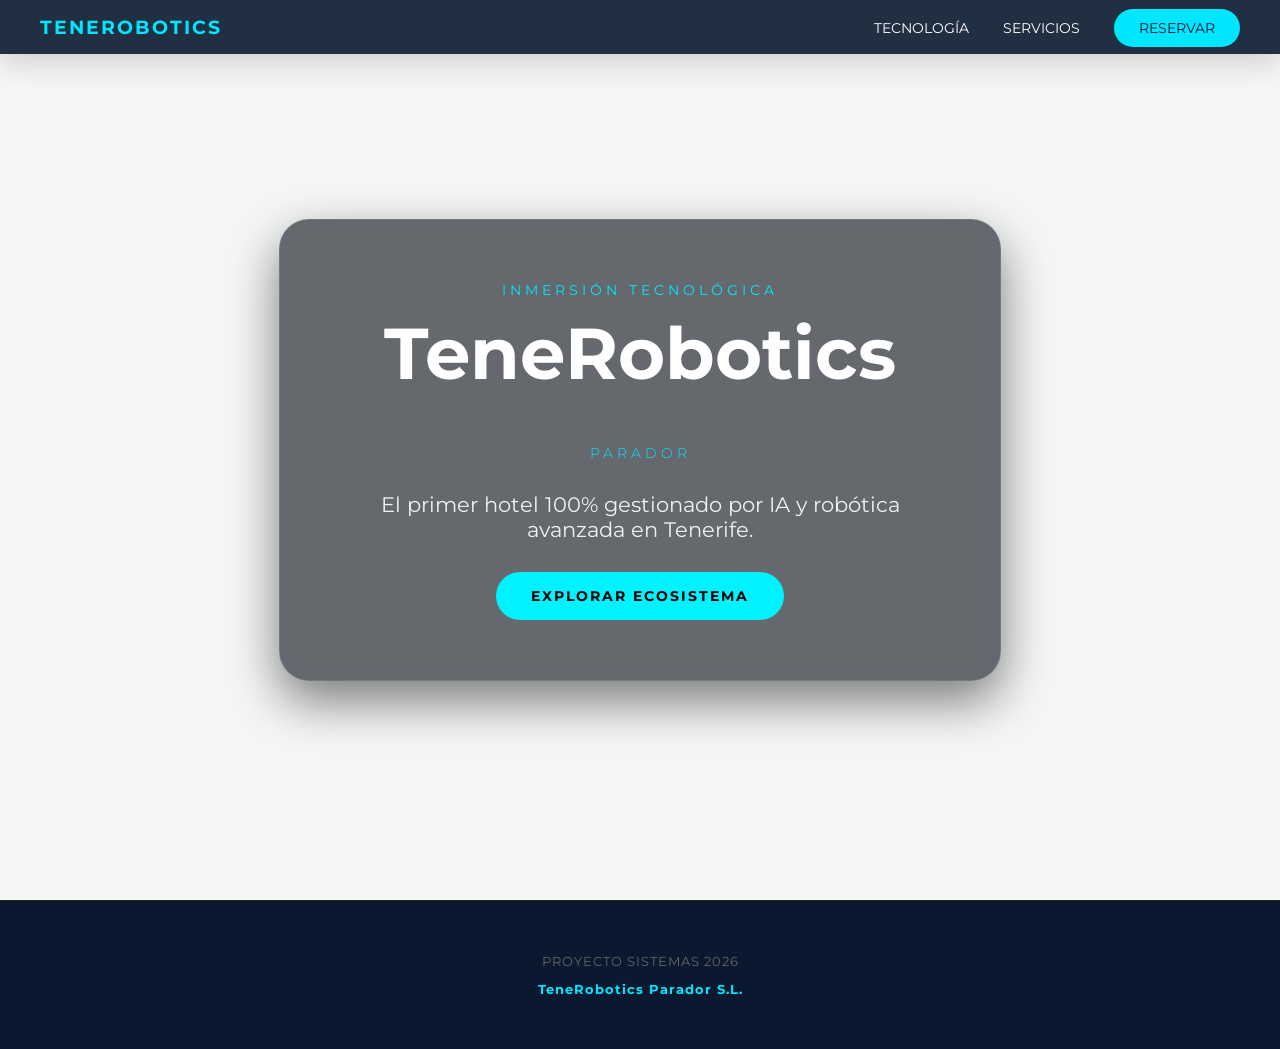
<file: index.html>
<!DOCTYPE html>
<html lang="es">
<head>
    <meta charset="UTF-8">
    <meta name="viewport" content="width=device-width, initial-scale=1.0">
    <title>TeneRobotics Parador | Experiencia Smart</title>
    <link href="https://fonts.googleapis.com/css2?family=Montserrat:wght@300;400;700&display=swap" rel="stylesheet">
    <link rel="stylesheet" href="style.css">
</head>
<body>

<nav>
    <div class="nav-container">
        <div class="logo">TENEROBOTICS</div>
        <div class="menu">
            <a href="tecnologia.html">Tecnología</a>
            <a href="servicios.html">Servicios</a> 
            <a href="reservas.html" class="btn-reserva">Reservar</a>
        </div>
    </div>
</nav>

<header class="hero">
    <div class="hero-overlay">
        <span>INMERSIÓN TECNOLÓGICA</span>
        <h1>TeneRobotics <br> <span class="light">Parador</span></h1>
        <p>El primer hotel 100% gestionado por IA y robótica avanzada en Tenerife.</p>
        <a href="#experiencia" class="btn-primary">Explorar Ecosistema</a>
    </div>
</header>



<footer>
    <p>PROYECTO SISTEMAS 2026</p>
    <p><strong>TeneRobotics Parador S.L.</strong></p>
</footer>

</body>
</html>
</file>
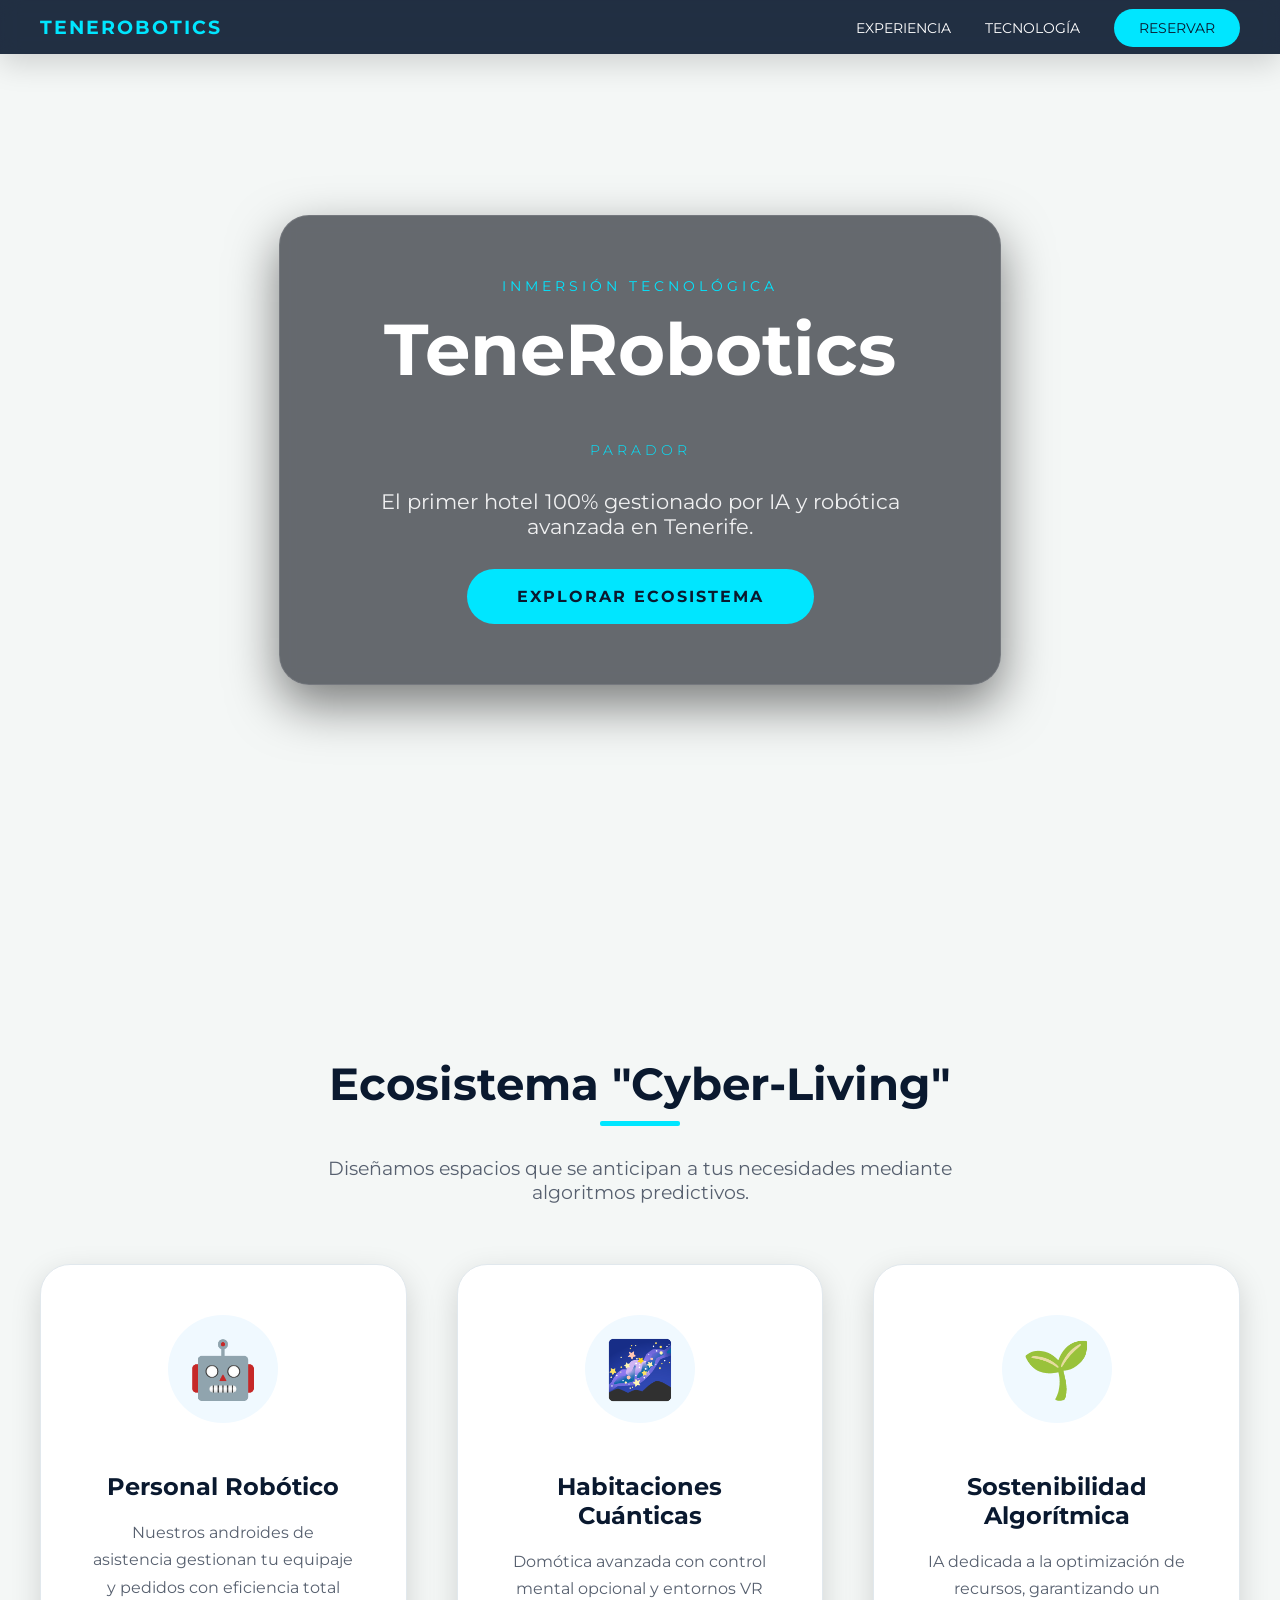
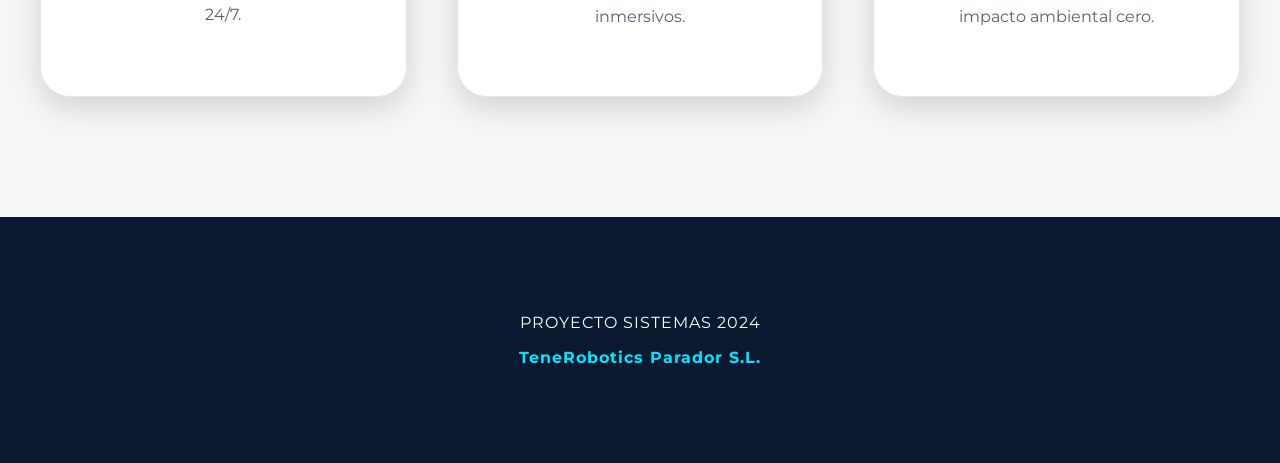
<file: Pagina/index.html>
<!DOCTYPE html>
<html lang="es">
<head>
    <meta charset="UTF-8">
    <meta name="viewport" content="width=device-width, initial-scale=1.0">
    <title>TeneRobotics Parador | Experiencia Smart</title>
    <link href="https://fonts.googleapis.com/css2?family=Montserrat:wght@300;400;700&display=swap" rel="stylesheet">
    <link rel="stylesheet" href="style.css">
</head>
<body>

<nav>
    <div class="nav-container">
        <div class="logo">TENEROBOTICS</div>
        <div class="menu">
            <a href="#experiencia">Experiencia</a>
            <a href="#servicios">Tecnología</a>
            <a href="/reservas.html" class="btn-reserva">Reservar</a>
        </div>
    </div>
</nav>

<header class="hero">
    <div class="hero-overlay">
        <span>INMERSIÓN TECNOLÓGICA</span>
        <h1>TeneRobotics <br> <span class="light">Parador</span></h1>
        <p>El primer hotel 100% gestionado por IA y robótica avanzada en Tenerife.</p>
        <a href="#experiencia" class="btn-primary">Explorar Ecosistema</a>
    </div>
</header>

<section id="experiencia" class="section">
    <div class="container">
        <div class="text-center">
            <h2 class="title">Ecosistema "Cyber-Living"</h2>
            <div class="underline"></div>
            <p class="subtitle">Diseñamos espacios que se anticipan a tus necesidades mediante algoritmos predictivos.</p>
        </div>
        
        <div class="grid">
            <div class="card">
                <div class="card-icon">🤖</div>
                <h3>Personal Robótico</h3>
                <p>Nuestros androides de asistencia gestionan tu equipaje y pedidos con eficiencia total 24/7.</p>
            </div>
            <div class="card">
                <div class="card-icon">🌌</div>
                <h3>Habitaciones Cuánticas</h3>
                <p>Domótica avanzada con control mental opcional y entornos VR inmersivos.</p>
            </div>
            <div class="card">
                <div class="card-icon">🌱</div>
                <h3>Sostenibilidad Algorítmica</h3>
                <p>IA dedicada a la optimización de recursos, garantizando un impacto ambiental cero.</p>
            </div>
        </div>
    </div>
</section>

<footer>
    <p>PROYECTO SISTEMAS 2024</p>
    <p><strong>TeneRobotics Parador S.L.</strong></p>
</footer>

</body>
</html>
</file>
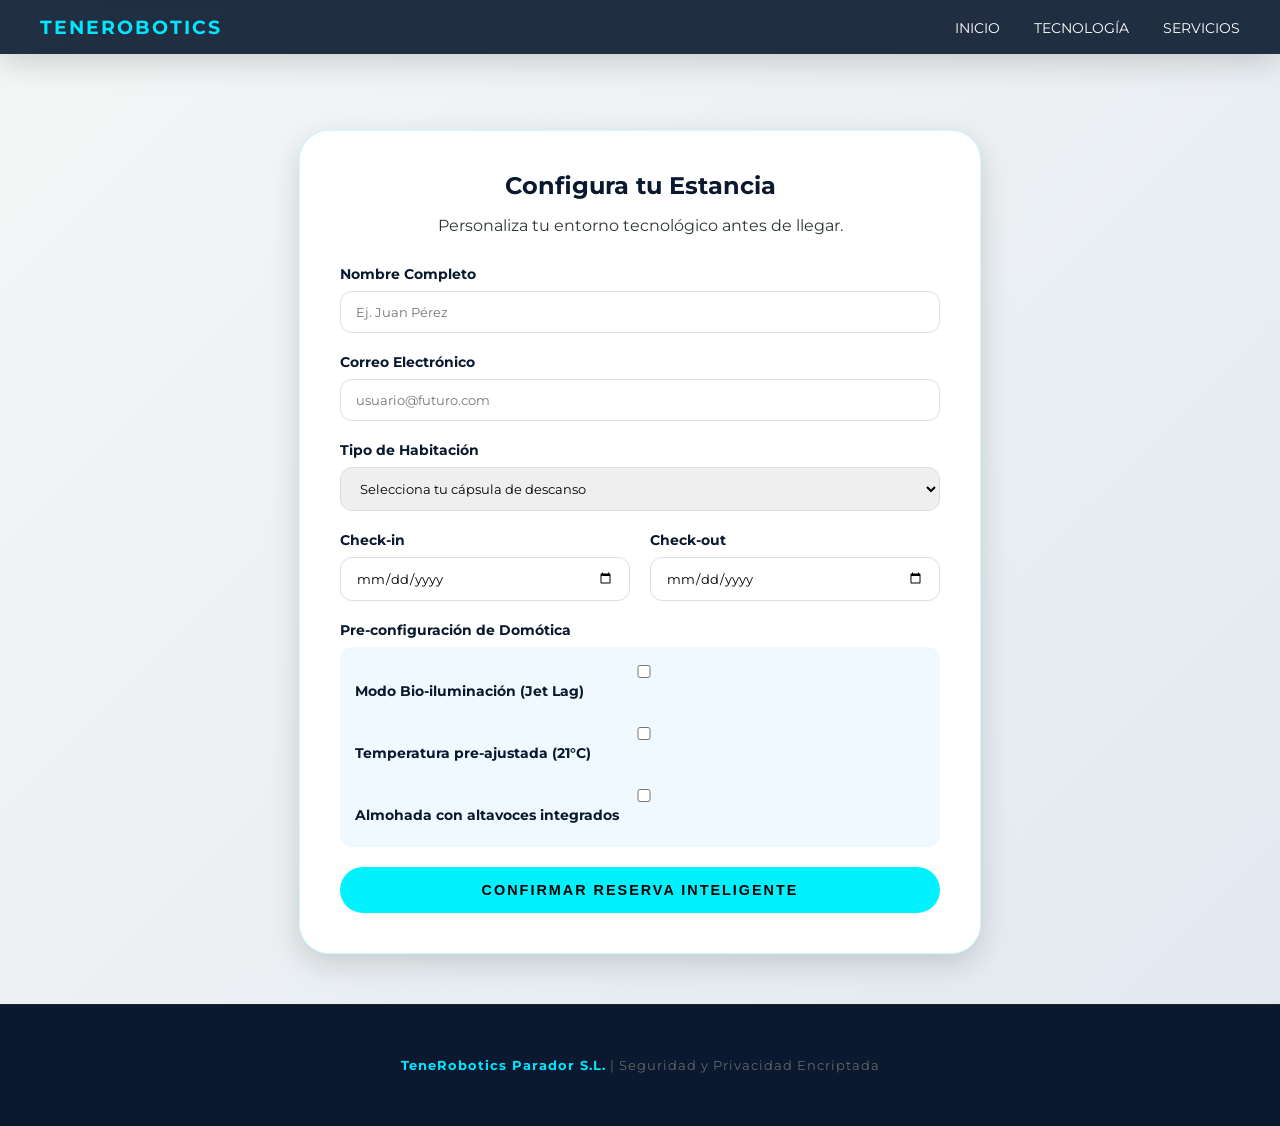
<file: reservas.html>
<!DOCTYPE html>
<html lang="es">

<head>
    <meta charset="UTF-8">
    <meta name="viewport" content="width=device-width, initial-scale=1.0">
    <title>Reserva tu Experiencia | TeneRobotics</title>
    <link href="https://fonts.googleapis.com/css2?family=Montserrat:wght@300;400;700&display=swap" rel="stylesheet">
    <link rel="stylesheet" href="style.css">
</head>

<body class="bg-reserva">

    <nav>
        <div class="nav-container">
            <div class="logo">TENEROBOTICS</div>
            <div class="menu">
                <a href="index.html">Inicio</a>
                <a href="index.html#experiencia">Tecnología</a>
                <a href="servicios.html">Servicios</a>
            </div>
        </div>
    </nav>

    <section class="section-reserva">
        <div class="form-container">
            <div class="form-header">
                <h2>Configura tu Estancia</h2>
                <p>Personaliza tu entorno tecnológico antes de llegar.</p>
            </div>

            <form id="formReserva" class="form-style">
                <div class="form-group">
                    <label>Nombre Completo</label>
                    <input type="text" placeholder="Ej. Juan Pérez" required>
                </div>

                <div class="form-group">
                    <label>Correo Electrónico</label>
                    <input type="email" placeholder="usuario@futuro.com" required>
                </div>

                <div class="form-group">
                    <label>Tipo de Habitación</label>
                    <select id="habitacion" required>
                        <option value="" disabled selected>Selecciona tu cápsula de descanso</option>
                        <option value="androide">Suite Androide (Doble estándar con IA)</option>
                        <option value="ciborg">Habitación Cíborg (Equipada con VR y Gimnasio)</option>
                        <option value="ia">Penthouse IA (Vista al Teide y Mayordomo Robótico)</option>
                    </select>
                </div>

                <div class="form-row">
                    <div class="form-group">
                        <label>Check-in</label>
                        <input type="date" required>
                    </div>
                    <div class="form-group">
                        <label>Check-out</label>
                        <input type="date" required>
                    </div>
                </div>

                <div class="form-group">
                    <label>Pre-configuración de Domótica</label>
                    <div class="checkbox-group">
                        <label><input type="checkbox"> Modo Bio-iluminación (Jet Lag)</label><br>
                        <label><input type="checkbox"> Temperatura pre-ajustada (21°C)</label><br>
                        <label><input type="checkbox"> Almohada con altavoces integrados</label>
                    </div>
                </div>

                <button type="submit" class="btn-primary full-width">CONFIRMAR RESERVA INTELIGENTE</button>
            </form>
        </div>
    </section>

    <footer>
        <p><strong>TeneRobotics Parador S.L.</strong> | Seguridad y Privacidad Encriptada</p>
    </footer>
    <script>
        document.getElementById('formReserva').addEventListener('submit', function (e) {
            e.preventDefault(); // Evita que la página se recargue

            // Ocultamos el formulario con un efecto suave
            this.innerHTML = `
            <div style="text-align: center; padding: 40px; animation: fadeIn 0.8s ease;">
                <div style="font-size: 5rem; margin-bottom: 20px;">✅</div>
                <h2 style="color: #1a2a6c; margin-bottom: 15px;">¡Reserva Confirmada!</h2>
                <p style="color: #57606f; line-height: 1.6;">
                    Los sistemas de <strong>TeneRobotics</strong> han procesado tu solicitud correctamente.<br>
                    Tu habitación está siendo configurada por nuestra IA central.
                </p>
                <div style="margin-top: 30px; padding: 15px; background: #f0f9ff; border-radius: 15px; border: 1px dashed #00e6ff;">
                    <small style="color: #1a2a6c;">Recibirás los códigos de acceso biométrico en tu terminal móvil.</small>
                </div>
                <br>
                <a href="index.html" class="btn-primary" style="text-decoration: none; font-size: 0.8rem; padding: 10px 20px;">Volver al Inicio</a>
            </div>
        `;
        });
    </script>

    <style>
        @keyframes fadeIn {
            from {
                opacity: 0;
                transform: translateY(20px);
            }

            to {
                opacity: 1;
                transform: translateY(0);
            }
        }
    </style>
</body>

</html>
</file>
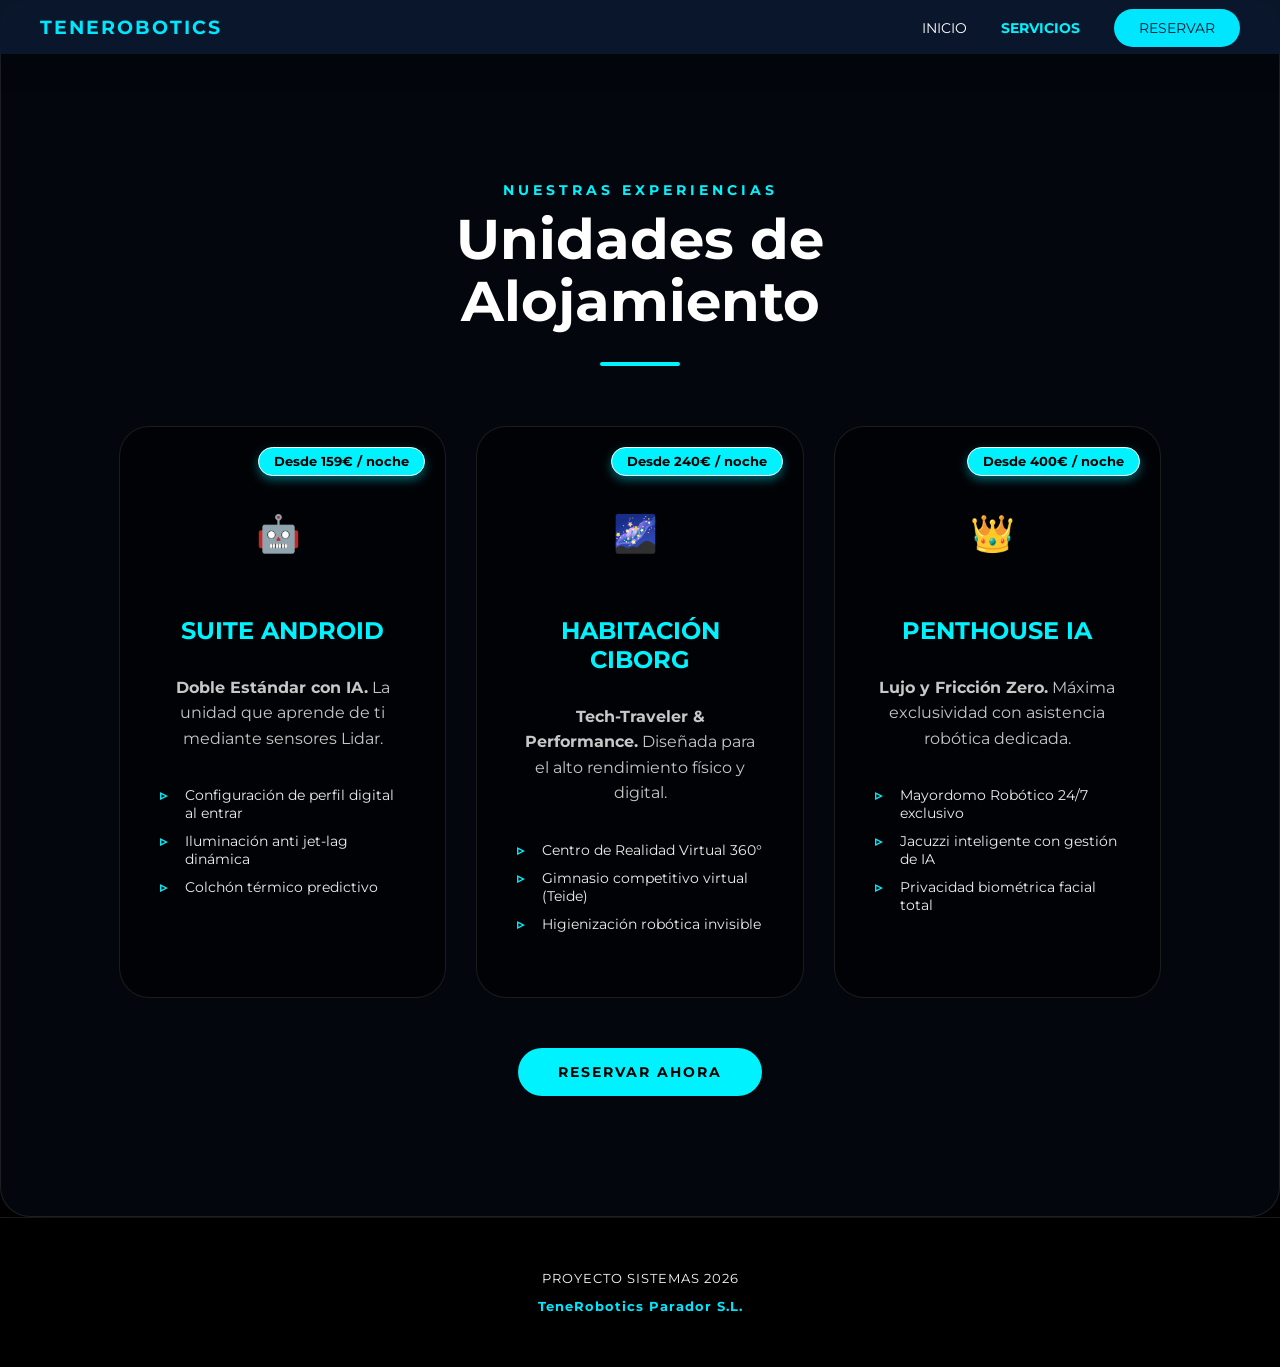
<file: servicios.html>
<!DOCTYPE html>
<html lang="es">
<head>
    <meta charset="UTF-8">
    <meta name="viewport" content="width=device-width, initial-scale=1.0">
    <title>Servicios | TeneRobotics Parador</title>
    <link href="https://fonts.googleapis.com/css2?family=Montserrat:wght@300;400;700&display=swap" rel="stylesheet">
    <link rel="stylesheet" href="style.css"> 
<style>
    /* AJUSTES PARA QUE EL NAV NO TAPE EL CONTENIDO */
    .srv-container {
        padding: 120px 5% 60px 5%; 
        position: relative;
        z-index: 2;
        display: flex;
        flex-direction: column;
        align-items: center;
    }

    .srv-grid {
        display: grid;
        grid-template-columns: repeat(auto-fit, minmax(320px, 1fr)); /* Un poco más ancho para que quepa bien el texto */
        gap: 30px;
        margin-top: 40px;
        width: 100%;
        max-width: 1200px;
    }

    /* Tarjetas estilo "Glass" */
    .srv-card {
        background: rgba(0, 0, 0, 0.65);
        backdrop-filter: blur(12px);
        -webkit-backdrop-filter: blur(12px);
        border: 1px solid rgba(255, 255, 255, 0.1);
        padding: 40px; /* Más espacio interno */
        border-radius: 30px; /* Bordes más redondeados estilo Canva */
        transition: 0.3s;
        text-align: center; /* Centrado para que el icono luzca más */
        position: relative;
    }

    .srv-card:hover {
        border-color: #00f2fe;
        transform: translateY(-10px);
        background: rgba(0, 0, 0, 0.8);
        box-shadow: 0 15px 40px rgba(0, 242, 254, 0.2);
    }

    /* TAMAÑO DE EMOJIS RESTAURADO (GRANDE) */
   /* EL ARREGLO DEFINITIVO PARA EL TAMAÑO */
.srv-icon { 
    display: inline-block;
    font-size: 3rem; /* Tamaño base */
    transform: scale(2.5); /* ¡ESTO es lo que lo hace gigante de verdad! */
    margin-top: 40px;      /* Espacio arriba para que no choque con el precio */
    margin-bottom: 50px;   /* Espacio abajo para que no pise el título */
    line-height: 1;
} 
    

    /* Estilo de la etiqueta de precio */
    .price-tag {
        position: absolute;
        top: 20px;
        right: 20px;
        background: #00f2fe;
        color: #000;
        padding: 6px 15px;
        border-radius: 50px;
        font-size: 0.8rem;
        font-weight: 700;
    }

    .srv-card h3 { color: #00f2fe; margin-bottom: 10px; font-size: 1.5rem; text-transform: uppercase; font-weight: 700; }
    .srv-card p { font-size: 1rem; color: #ddd; margin-bottom: 20px; line-height: 1.6; }

    .srv-list { 
        padding: 0; 
        list-style: none; 
        font-size: 0.9rem; 
        color: #eee; 
        text-align: left; /* La lista se mantiene a la izquierda para leer mejor */
    }
    .srv-list li { margin-bottom: 10px; padding-left: 25px; position: relative; }
    .srv-list li::before { content: "▹"; position: absolute; left: 0; color: #00f2fe; font-weight: bold; }

    body.srv-page-bg {
        margin: 0;
        min-height: 100vh;
        background-color: #000;
        font-family: 'Montserrat', sans-serif;
    }
    
    .hero.srv-full {
        height: auto;
        min-height: 100vh;
        background-attachment: fixed;
        display: block;
    }

    .srv-container h1 {
        font-size: 3.5rem;
        text-align: center;
        margin: 10px 0;
        color: white;
        font-weight: 700;
    }

    .srv-container span {
        color: #00f2fe;
        letter-spacing: 4px;
        font-weight: 700;
        font-size: 0.9rem;
    }

    .underline {
        width: 80px;
        height: 4px;
        background: #00f2fe;
        margin: 20px auto;
    }

    @media (max-width: 768px) {
        .srv-container { padding-top: 140px; }
        .srv-container h1 { font-size: 2.2rem; }
        .srv-icon { font-size: 2.8rem; }
    }
</style>
</head>
<body class="srv-page-bg">

<nav>
    <div class="nav-container">
        <div class="logo">TENEROBOTICS</div>
        <div class="menu">
            <a href="index.html">Inicio</a>
            <a href="servicios.html" style="color: #00f2fe; font-weight: bold;">Servicios</a> 
            <a href="reservas.html" class="btn-reserva">Reservar</a>
        </div>
    </div>
</nav>

<header class="hero srv-full">
    <div class="hero-overlay">
        <div class="srv-container">
            <span>NUESTRAS EXPERIENCIAS</span>
            <h1>Unidades de <br> Alojamiento</h1>
            <div class="underline"></div>
            
            <div class="srv-grid">
                <div class="srv-card">
                    <div class="price-tag">Desde 159€ / noche</div>
                    <span class="srv-icon">🤖</span>
                    <h3>Suite Android</h3>
                    <p><strong>Doble Estándar con IA.</strong> La unidad que aprende de ti mediante sensores Lidar.</p>
                    <ul class="srv-list">
                        <li>Configuración de perfil digital al entrar</li>
                        <li>Iluminación anti jet-lag dinámica</li>
                        <li>Colchón térmico predictivo</li>
                    </ul>
                </div>

                <div class="srv-card">
                    <div class="price-tag">Desde 240€ / noche</div>
                    <span class="srv-icon">🌌</span>
                    <h3>Habitación Ciborg</h3>
                    <p><strong>Tech-Traveler & Performance.</strong> Diseñada para el alto rendimiento físico y digital.</p>
                    <ul class="srv-list">
                        <li>Centro de Realidad Virtual 360°</li>
                        <li>Gimnasio competitivo virtual (Teide)</li>
                        <li>Higienización robótica invisible</li>
                    </ul>
                </div>

                <div class="srv-card">
                    <div class="price-tag">Desde 400€ / noche</div>
                    <span class="srv-icon">👑</span>
                    <h3>Penthouse IA</h3>
                    <p><strong>Lujo y Fricción Zero.</strong> Máxima exclusividad con asistencia robótica dedicada.</p>
                    <ul class="srv-list">
                        <li>Mayordomo Robótico 24/7 exclusivo</li>
                        <li>Jacuzzi inteligente con gestión de IA</li>
                        <li>Privacidad biométrica facial total</li>
                    </ul>
                </div>
            </div>

            <div style="margin-top: 50px;">
                <a href="reservas.html" class="btn-primary" style="text-decoration: none; padding: 15px 40px;">Reservar Ahora</a>
            </div>
        </div>
    </div>
</header>

<footer style="background: black; padding: 40px 0; text-align: center; color: white;">
    <p>PROYECTO SISTEMAS 2026</p>
    <p><strong>TeneRobotics Parador S.L.</strong></p>
</footer>
</file>
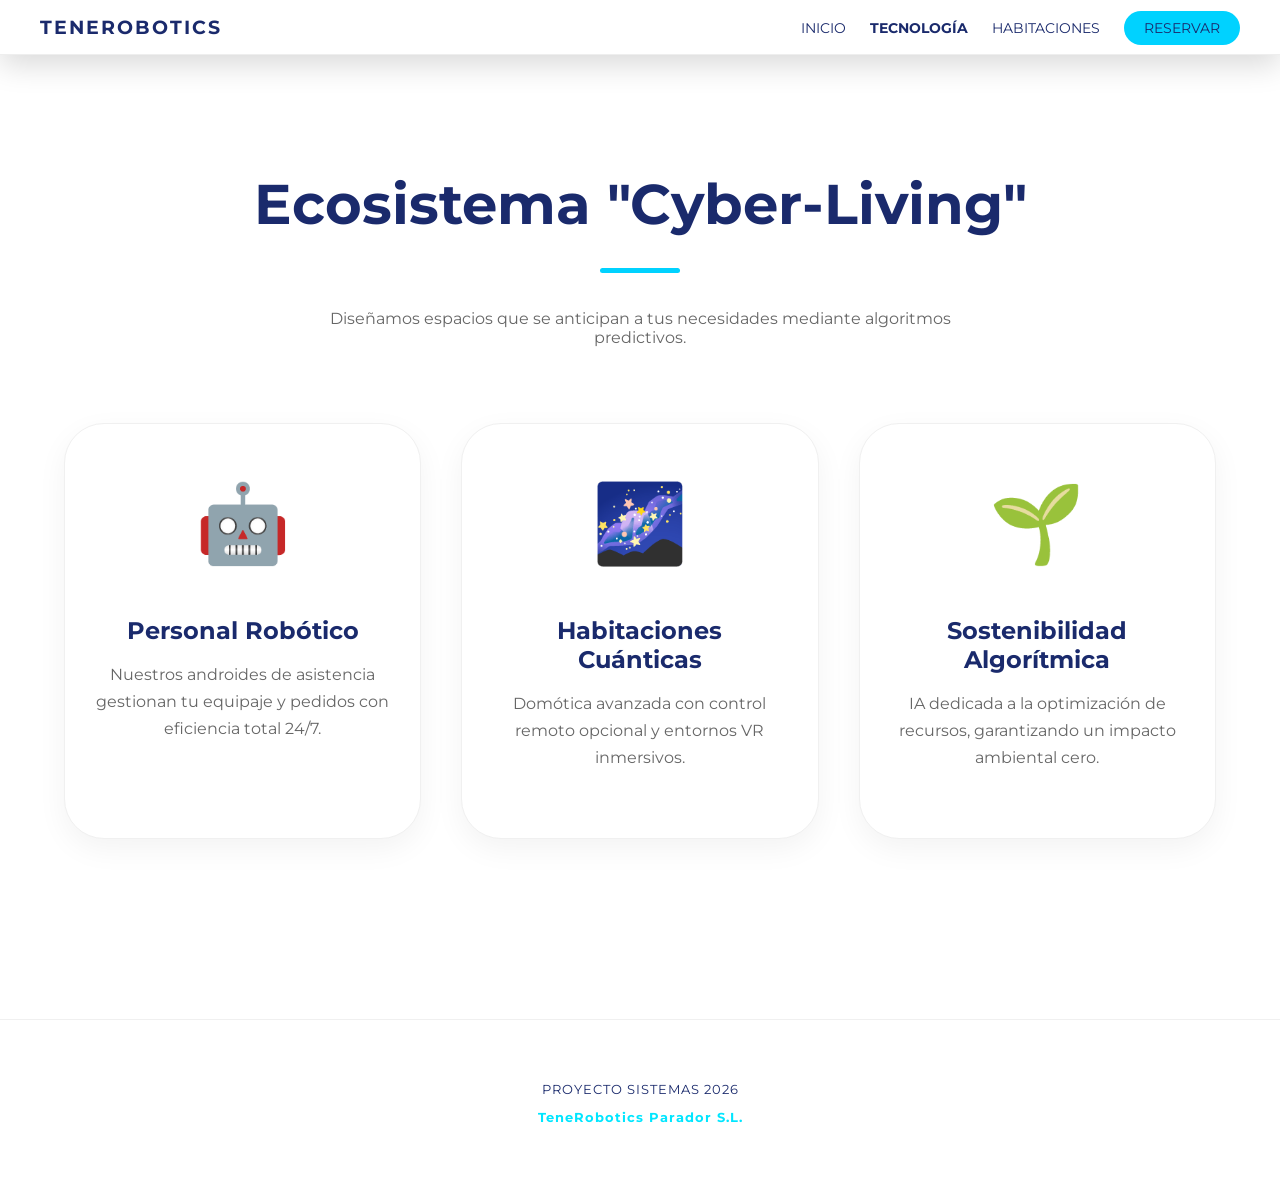
<file: tecnologia.html>
<!DOCTYPE html>
<html lang="es">
<head>
    <meta charset="UTF-8">
    <meta name="viewport" content="width=device-width, initial-scale=1.0">
    <title>Tecnología | TeneRobotics</title>
    <link href="https://fonts.googleapis.com/css2?family=Montserrat:wght@300;400;700&display=swap" rel="stylesheet">
    <link rel="stylesheet" href="style.css"> 
    <style>
        body {
            margin: 0;
            background-color: #ffffff; 
            color: #1a2a6c; 
            font-family: 'Montserrat', sans-serif;
            min-height: 100vh;
        }

        nav {
            background: rgba(255, 255, 255, 0.95) !important;
            backdrop-filter: blur(10px);
            border-bottom: 1px solid #eee;
            position: fixed;
            width: 100%;
            top: 0;
            z-index: 1000;
        }
        nav .logo { color: #1a2a6c !important; font-weight: 700; }
        nav .menu a { color: #1a2a6c !important; text-decoration: none; margin-left: 20px; }
        .btn-reserva { background: #00d2ff; color: white !important; padding: 8px 20px; border-radius: 20px; }

        .tech-container {
            padding: 160px 5% 100px 5%; 
            display: flex; flex-direction: column; align-items: center;
            max-width: 1200px; margin: 0 auto;
        }

        .tech-container h1 {
            font-size: 3.5rem; color: #1a2a6c; text-align: center;
            margin: 10px 0; font-weight: 700;
        }

        .underline-blue {
            width: 80px; height: 5px; background: #00d2ff;
            margin: 20px auto; border-radius: 10px;
        }

        .tech-grid {
            display: grid;
            grid-template-columns: repeat(auto-fit, minmax(320px, 1fr)); 
            gap: 40px; margin-top: 60px; width: 100%;
        }

        .tech-card {
            background: #ffffff; border: 1px solid #f0f0f0;
            padding: 50px 30px; border-radius: 40px; 
            transition: 0.4s ease; text-align: center;
            box-shadow: 0 10px 30px rgba(0,0,0,0.05);
        }

        .tech-card:hover {
            transform: translateY(-15px);
            box-shadow: 0 20px 50px rgba(0, 210, 255, 0.15);
            border-color: #00d2ff;
        }

        /* EMOJIS UN PELÍN MÁS PEQUEÑOS (Scale 1.6) */
        .tech-icon { 
            display: inline-block; font-size: 3rem; 
            transform: scale(1.6); 
            margin-top: 20px; margin-bottom: 40px;
        }

        .tech-card h3 { 
            color: #1a2a6c; margin-bottom: 15px; 
            font-size: 1.5rem; font-weight: 700; 
        }

        .tech-card p { font-size: 1rem; color: #666; line-height: 1.7; }

        footer {
            background: #ffffff; padding: 50px 0; text-align: center;
            color: #1a2a6c; border-top: 1px solid #f0f0f0; margin-top: 80px;
        }
    </style>
</head>
<body>

<nav>
    <div class="nav-container">
        <div class="logo">TENEROBOTICS</div>
        <div class="menu">
            <a href="index.html">Inicio</a>
            <a href="tecnologia.html" style="color: #00d2ff; font-weight: bold;">Tecnología</a>
            <a href="servicios.html">Habitaciones</a> 
            <a href="reservas.html" class="btn-reserva">Reservar</a>
        </div>
    </div>
</nav>

<main class="tech-container">
    <h1>Ecosistema "Cyber-Living"</h1>
    <div class="underline-blue"></div>
    <p style="text-align:center; max-width: 700px; color: #666;">Diseñamos espacios que se anticipan a tus necesidades mediante algoritmos predictivos.</p>

    <div class="tech-grid">
        <div class="tech-card">
            <span class="tech-icon">🤖</span>
            <h3>Personal Robótico</h3>
            <p>Nuestros androides de asistencia gestionan tu equipaje y pedidos con eficiencia total 24/7.</p>
        </div>

        <div class="tech-card">
            <span class="tech-icon">🌌</span>
            <h3>Habitaciones Cuánticas</h3>
            <p>Domótica avanzada con control remoto opcional y entornos VR inmersivos.</p>
        </div>

        <div class="tech-card">
            <span class="tech-icon">🌱</span>
            <h3>Sostenibilidad Algorítmica</h3>
            <p>IA dedicada a la optimización de recursos, garantizando un impacto ambiental cero.</p>
        </div>
    </div>
</main>

<footer>
    <p>PROYECTO SISTEMAS 2026</p>
    <p><strong>TeneRobotics Parador S.L.</strong></p>
</footer>

</body>
</html>
</file>
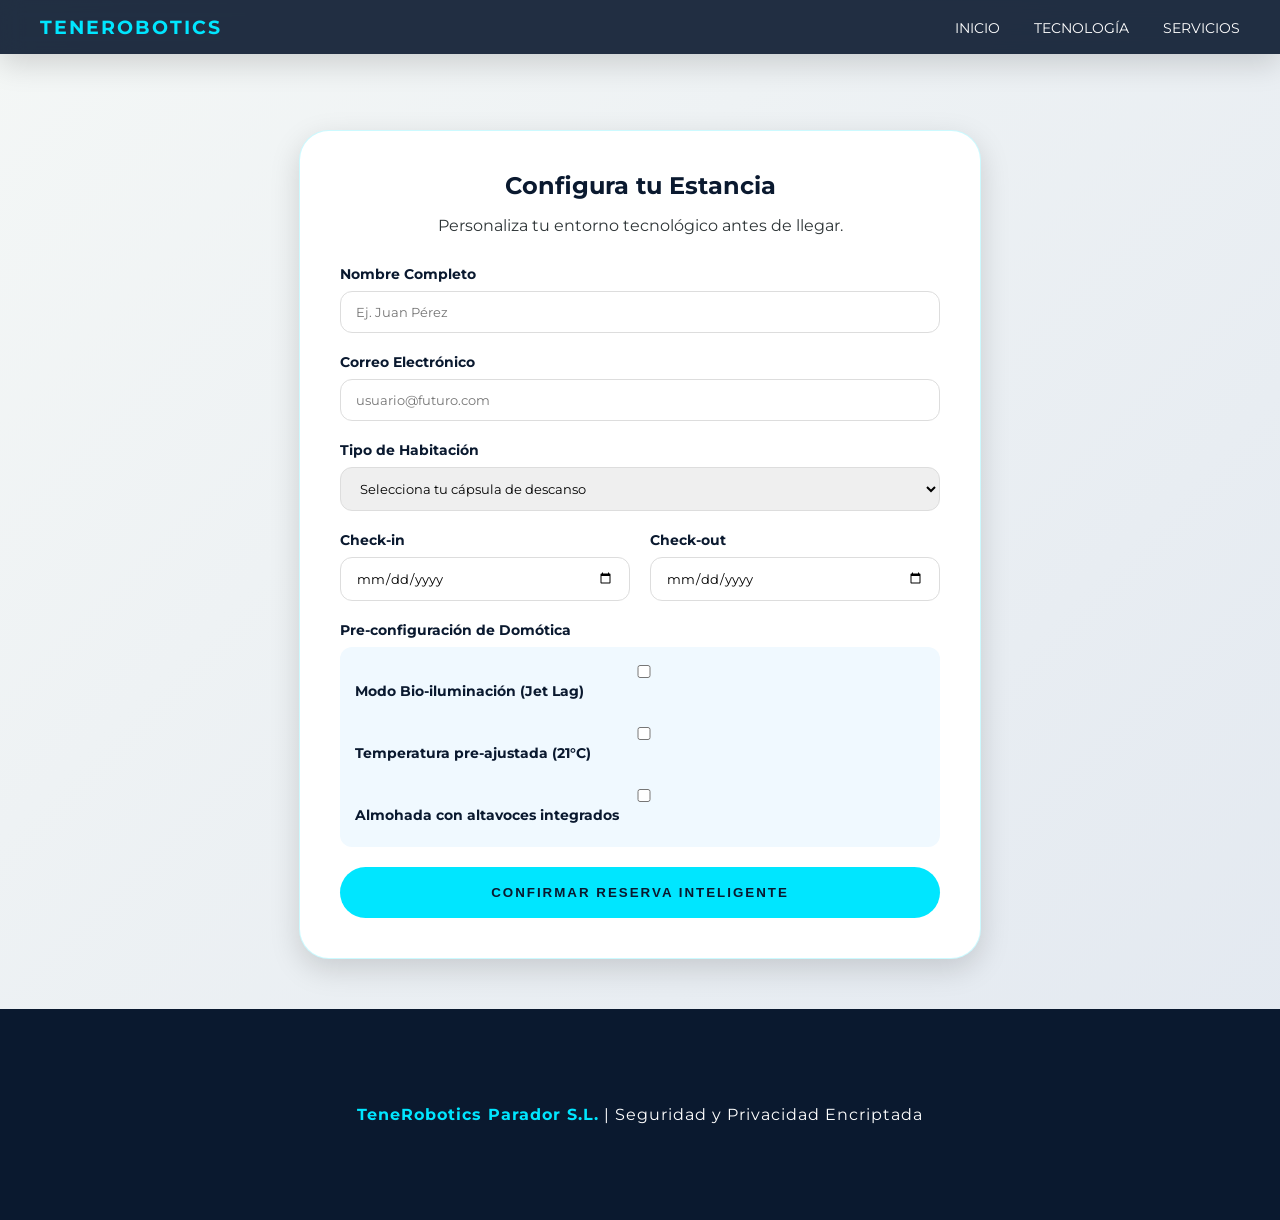
<file: Pagina/reservas.html>
<!DOCTYPE html>
<html lang="es">

<head>
    <meta charset="UTF-8">
    <meta name="viewport" content="width=device-width, initial-scale=1.0">
    <title>Reserva tu Experiencia | TeneRobotics</title>
    <link href="https://fonts.googleapis.com/css2?family=Montserrat:wght@300;400;700&display=swap" rel="stylesheet">
    <link rel="stylesheet" href="style.css">
</head>

<body class="bg-reserva">

    <nav>
        <div class="nav-container">
            <div class="logo">TENEROBOTICS</div>
            <div class="menu">
                <a href="index.html">Inicio</a>
                <a href="index.html#experiencia">Tecnología</a>
                <a href="index.html#servicios">Servicios</a>
            </div>
        </div>
    </nav>

    <section class="section-reserva">
        <div class="form-container">
            <div class="form-header">
                <h2>Configura tu Estancia</h2>
                <p>Personaliza tu entorno tecnológico antes de llegar.</p>
            </div>

            <form id="formReserva" class="form-style">
                <div class="form-group">
                    <label>Nombre Completo</label>
                    <input type="text" placeholder="Ej. Juan Pérez" required>
                </div>

                <div class="form-group">
                    <label>Correo Electrónico</label>
                    <input type="email" placeholder="usuario@futuro.com" required>
                </div>

                <div class="form-group">
                    <label>Tipo de Habitación</label>
                    <select id="habitacion" required>
                        <option value="" disabled selected>Selecciona tu cápsula de descanso</option>
                        <option value="androide">Suite Androide (Doble estándar con IA)</option>
                        <option value="ciborg">Habitación Cíborg (Equipada con VR y Gimnasio)</option>
                        <option value="ia">Penthouse IA (Vista al Teide y Mayordomo Robótico)</option>
                    </select>
                </div>

                <div class="form-row">
                    <div class="form-group">
                        <label>Check-in</label>
                        <input type="date" required>
                    </div>
                    <div class="form-group">
                        <label>Check-out</label>
                        <input type="date" required>
                    </div>
                </div>

                <div class="form-group">
                    <label>Pre-configuración de Domótica</label>
                    <div class="checkbox-group">
                        <label><input type="checkbox"> Modo Bio-iluminación (Jet Lag)</label><br>
                        <label><input type="checkbox"> Temperatura pre-ajustada (21°C)</label><br>
                        <label><input type="checkbox"> Almohada con altavoces integrados</label>
                    </div>
                </div>

                <button type="submit" class="btn-primary full-width">CONFIRMAR RESERVA INTELIGENTE</button>
            </form>
        </div>
    </section>

    <footer>
        <p><strong>TeneRobotics Parador S.L.</strong> | Seguridad y Privacidad Encriptada</p>
    </footer>
    <script>
        document.getElementById('formReserva').addEventListener('submit', function (e) {
            e.preventDefault(); // Evita que la página se recargue

            // Ocultamos el formulario con un efecto suave
            this.innerHTML = `
            <div style="text-align: center; padding: 40px; animation: fadeIn 0.8s ease;">
                <div style="font-size: 5rem; margin-bottom: 20px;">✅</div>
                <h2 style="color: #1a2a6c; margin-bottom: 15px;">¡Reserva Confirmada!</h2>
                <p style="color: #57606f; line-height: 1.6;">
                    Los sistemas de <strong>TeneRobotics</strong> han procesado tu solicitud correctamente.<br>
                    Tu habitación está siendo configurada por nuestra IA central.
                </p>
                <div style="margin-top: 30px; padding: 15px; background: #f0f9ff; border-radius: 15px; border: 1px dashed #00e6ff;">
                    <small style="color: #1a2a6c;">Recibirás los códigos de acceso biométrico en tu terminal móvil.</small>
                </div>
                <br>
                <a href="index.html" class="btn-primary" style="text-decoration: none; font-size: 0.8rem; padding: 10px 20px;">Volver al Inicio</a>
            </div>
        `;
        });
    </script>

    <style>
        @keyframes fadeIn {
            from {
                opacity: 0;
                transform: translateY(20px);
            }

            to {
                opacity: 1;
                transform: translateY(0);
            }
        }
    </style>
</body>

</html>
</file>
<file: style.css>
/* ESTILO CANVA - LIMPIO, ELEGANTE Y TECNOLÓGICO */
:root {
    --primario: #0a192f; /* Azul noche muy profundo (más tech) */
    --secundario: #00e6ff; /* Azul cian eléctrico (más neón) */
    --acento: #f0f9ff;
    --texto: #2d3436;
    --blanco: #ffffff;
    --sombra: 0 10px 30px rgba(0, 0, 0, 0.15); /* Sombra un poco más fuerte */
    --overlay-oscuro: rgba(5, 10, 20, 0.6); /* Superposición más oscura para resaltar tech */
}

body {
    font-family: 'Montserrat', sans-serif;
    margin: 0;
    color: var(--texto);
    background-color: #f4f7f6; /* Gris muy claro para fondo */
    scroll-behavior: smooth;
}

/* Navegación estilo Minimalista y Transparente */
nav {
    background: rgba(10, 25, 47, 0.9); /* Fondo oscuro semitransparente */
    padding: 15px 0;
    position: fixed;
    width: 100%;
    top: 0;
    z-index: 1000;
    box-shadow: var(--sombra);
    backdrop-filter: blur(10px); /* Efecto cristal esmerilado */
}

.nav-container {
    max-width: 1200px;
    margin: 0 auto;
    display: flex;
    justify-content: space-between;
    align-items: center;
    padding: 0 30px;
}

.logo {
    font-weight: 700;
    letter-spacing: 2px;
    color: var(--secundario); /* Logo en azul eléctrico */
    font-size: 1.2rem;
}

.menu a {
    text-decoration: none;
    color: var(--blanco);
    margin-left: 30px;
    font-size: 0.9rem;
    font-weight: 400;
    transition: 0.3s;
    text-transform: uppercase;
}

.menu a:hover {
    color: var(--secundario);
}

.btn-reserva {
    background: var(--secundario);
    color: var(--primario) !important;
    padding: 10px 25px;
    border-radius: 50px; /* Bordes muy redondos estilo Canva */
    font-weight: 700;
}

/* Hero Section con Imagen de Hotel Super Tecnológico */
.hero {
    height: 100vh;
    /* NUEVA IMAGEN: Un hotel futurista con luces LED y asistente robótico */
    background: url('https://images.unsplash.com/photo-1582719478250-c89cae4dc85b?q=80&w=2070') no-repeat center center/cover;
    display: flex;
    align-items: center;
    justify-content: center;
    text-align: center;
    color: white;
}

.hero-overlay {
    background: var(--overlay-oscuro);
    padding: 60px;
    border-radius: 30px;
    backdrop-filter: blur(8px);
    border: 1px solid rgba(255, 255, 255, 0.1);
    box-shadow: 0 20px 50px rgba(0, 0, 0, 0.5);
}

.hero h1 {
    font-size: 4.5rem;
    margin: 15px 0;
    line-height: 1.1;
    font-weight: 700;
}

.hero h1 .light {
    font-weight: 300;
    color: var(--secundario); /* "Parador" en azul eléctrico */
}

.hero span {
    text-transform: uppercase;
    letter-spacing: 4px;
    font-size: 0.9rem;
    color: var(--secundario);
}

.hero p {
    font-size: 1.3rem;
    max-width: 600px;
    margin: 20px auto 30px;
    opacity: 0.9;
}

.btn-primary {
    background: var(--secundario);
    color: var(--primario);
    padding: 18px 50px;
    text-decoration: none;
    border-radius: 50px;
    font-weight: 700;
    display: inline-block;
    transition: transform 0.3s, box-shadow 0.3s;
    text-transform: uppercase;
    letter-spacing: 2px;
}

.btn-primary:hover {
    transform: scale(1.05);
    box-shadow: 0 0 30px rgba(0, 230, 255, 0.5);
}

/* Secciones */
.section {
    padding: 120px 20px;
}

.container {
    max-width: 1200px;
    margin: 0 auto;
}

.text-center { text-align: center; }

.title {
    font-size: 2.8rem;
    color: var(--primario);
    margin-bottom: 10px;
}

.underline {
    width: 80px;
    height: 5px;
    background: var(--secundario);
    margin: 0 auto 30px;
    border-radius: 2px;
}

.subtitle {
    font-size: 1.2rem;
    color: #57606f;
    margin-bottom: 60px;
    max-width: 700px;
    margin-left: auto;
    margin-right: auto;
}

/* Tarjetas Estilo Canva (Soft Cards) */
.grid {
    display: grid;
    grid-template-columns: repeat(auto-fit, minmax(320px, 1fr));
    gap: 50px;
}

.card {
    background: white;
    padding: 50px;
    border-radius: 30px; /* Bordes muy suaves */
    box-shadow: var(--sombra);
    text-align: center;
    border: 1px solid #e1e8ed;
    transition: transform 0.3s, box-shadow 0.3s;
}

.card:hover {
    transform: translateY(-10px);
    box-shadow: 0 20px 50px rgba(0, 0, 0, 0.2);
    border-color: var(--secundario);
}

.card-icon {
    font-size: 3.5rem;
    margin-bottom: 25px;
    background: var(--acento);
    display: inline-block;
    padding: 20px;
    border-radius: 50%;
}

.card h3 {
    margin-bottom: 18px;
    color: var(--primario);
    font-size: 1.5rem;
}

.card p {
    color: #57606f;
    line-height: 1.7;
}

/* Footer */
footer {
    background: var(--primario);
    color: var(--blanco);
    text-align: center;
    padding: 80px 20px;
    letter-spacing: 1px;
}

footer p strong {
    color: var(--secundario);
}

/* --- ESTILOS EXTRA PARA RESERVAS --- */

.bg-reserva {
    background: linear-gradient(135deg, #f4f7f6 0%, #e2e8f0 100%);
    padding-top: 80px;
}

.section-reserva {
    display: flex;
    justify-content: center;
    align-items: center;
    padding: 50px 20px;
}

.form-container {
    background: var(--blanco);
    max-width: 600px;
    width: 100%;
    padding: 40px;
    border-radius: 30px;
    box-shadow: var(--sombra);
    border: 1px solid rgba(0, 230, 255, 0.2);
}

.form-header {
    text-align: center;
    margin-bottom: 30px;
}

.form-header h2 {
    color: var(--primario);
    margin: 0;
}

.form-style .form-group {
    margin-bottom: 20px;
}

.form-style label {
    display: block;
    margin-bottom: 8px;
    font-weight: 700;
    font-size: 0.9rem;
    color: var(--primario);
}

.form-style input, .form-style select {
    width: 100%;
    padding: 12px 15px;
    border: 1px solid #ddd;
    border-radius: 12px;
    font-family: 'Montserrat', sans-serif;
    box-sizing: border-box; /* Para que el padding no ensanche el input */
}

.form-row {
    display: grid;
    grid-template-columns: 1fr 1fr;
    gap: 20px;
}

.checkbox-group {
    background: var(--acento);
    padding: 15px;
    border-radius: 12px;
    font-size: 0.85rem;
}

.full-width {
    width: 100%;
    border: none;
    cursor: pointer;
}

/* Ajuste para el botón del index.html */
.btn-reserva {
    cursor: pointer;
}

/* --- ESTILOS GENERALES PARA SERVICIOS --- */
body.service-page {
    background: #050505; /* Negro profundo */
    color: #ffffff;
    font-family: 'Montserrat', sans-serif;
    line-height: 1.6;
    overflow-x: hidden;
}

.container {
    max-width: 1100px;
    margin: 0 auto;
    padding: 60px 20px;
}

/* --- TARJETAS DE HABITACIONES (ROOM CARDS) --- */
.room-card {
    background: linear-gradient(145deg, #111, #1a1a1a);
    border: 1px solid #333;
    border-radius: 20px;
    padding: 40px;
    margin-bottom: 50px;
    position: relative;
    transition: all 0.4s ease;
    overflow: hidden;
}

/* Efecto de luz al pasar el ratón */
.room-card:hover {
    border-color: #00f2fe;
    transform: translateY(-5px);
    box-shadow: 0 10px 30px rgba(0, 242, 254, 0.1);
}

.room-card h2 {
    font-size: 2rem;
    margin-bottom: 15px;
    color: #fff;
    letter-spacing: 1px;
}

/* Etiquetas de categoría */
.tag {
    display: inline-block;
    color: #00f2fe;
    font-size: 0.75rem;
    font-weight: 700;
    text-transform: uppercase;
    letter-spacing: 2px;
    margin-bottom: 10px;
}

/* Listado de características */
.highlight-list {
    list-style: none;
    padding: 0;
    margin: 25px 0;
}

.highlight-list li {
    padding-left: 30px;
    margin-bottom: 12px;
    position: relative;
    font-size: 1.05rem;
    color: #ccc;
}

/* Icono personalizado para la lista */
.highlight-list li::before {
    content: "→";
    position: absolute;
    left: 0;
    color: #00f2fe;
    font-weight: bold;
}

.highlight-list li strong {
    color: #fff;
}

/* --- ELEMENTOS DE TEXTO --- */
.text-center { text-align: center; }

.title {
    font-size: 3rem;
    font-weight: 700;
    margin-bottom: 10px;
    text-transform: uppercase;
}

.underline {
    width: 80px;
    height: 4px;
    background: #00f2fe;
    margin: 0 auto 30px;
}

/* --- BOTONES --- */
.btn-primary {
    display: inline-block;
    padding: 15px 35px;
    background: #00f2fe;
    color: #000;
    text-decoration: none;
    font-weight: 700;
    border-radius: 50px;
    transition: 0.3s;
    text-transform: uppercase;
    font-size: 0.9rem;
}

.btn-primary:hover {
    background: #fff;
    box-shadow: 0 0 20px #00f2fe;
    transform: scale(1.05);
}

/* --- FOOTER --- */
footer {
    padding: 40px;
    text-align: center;
    border-top: 1px solid #222;
    font-size: 0.8rem;
    color: #666;
}

/* --- RESPONSIVE --- */
@media (max-width: 768px) {
    .title { font-size: 2.2rem; }
    .room-card { padding: 25px; }
    .room-card h2 { font-size: 1.5rem; }
}

/* --- COPIAR DESDE AQUÍ PARA EL MÓVIL --- */

@media (max-width: 768px) {
    /* Ajustamos el fondo para que no se mueva raro en móvil */
    .srv-body, .srv-page-bg {
        background-attachment: scroll !important; 
    }

    /* Reducimos el tamaño de los textos principales */
    .srv-title, .title {
        font-size: 1.8rem !important;
        padding: 0 10px;
    }

    .srv-main-content {
        padding-top: 80px !important; /* Menos espacio arriba en móvil */
    }

    /* EL TRUCO DEL ALMENDRUCO: Pasamos de 3 columnas a 1 sola */
    .srv-grid, .grid {
        grid-template-columns: 1fr !important;
        gap: 15px !important;
        padding: 15px !important;
    }

    /* Ajustamos las tarjetas para que no sean tan gigantes */
    .srv-card, .srv-card-glass, .card {
        padding: 20px !important;
        margin: 0 10px;
    }

    .srv-icon {
        font-size: 2rem !important;
    }

    /* Menú adaptado: los elementos se centran y se apilan si no caben */
    .nav-container {
        flex-direction: column;
        padding: 10px;
    }

    .menu {
        margin-top: 10px;
        display: flex;
        flex-wrap: wrap;
        justify-content: center;
        gap: 8px;
    }

    .menu a {
        font-size: 0.75rem !important;
        margin: 5px !important;
    }

    /* Botón de reserva a ancho completo para que sea fácil de pulsar */
    .btn-reserva, .srv-btn-reserva {
        display: block;
        width: 90%;
        margin: 10px auto 0;
        text-align: center;
    }
}

/* --- HASTA AQUÍ --- */

/* --- MEDIA QUERIES PARA MÓVIL --- */

@media (max-width: 768px) {
    /* 1. Ajustamos el Header/Hero */
    .hero h1 {
        font-size: 2.2rem !important; /* Texto más pequeño para que no se corte */
    }

    .hero p {
        font-size: 1rem;
        padding: 0 10px;
    }

    /* 2. El Menú de Navegación */
    .nav-container {
        flex-direction: column; /* Logo arriba, menú abajo */
        padding: 15px;
    }

    .menu {
        margin-top: 15px;
        display: flex;
        flex-wrap: wrap;
        justify-content: center;
        gap: 10px;
    }

    .menu a {
        margin: 0 10px;
        font-size: 0.8rem;
    }

    /* 3. Las Cuadrículas (Grids) */
    /* Esto hace que las tarjetas pasen de 3 columnas a 1 sola */
    .grid, .srv-grid {
        grid-template-columns: 1fr !important; 
        padding: 10px;
    }

    /* 4. Ajuste de las Tarjetas */
    .card, .srv-card, .srv-card-glass {
        padding: 20px;
        margin-bottom: 15px;
    }

    .srv-title {
        font-size: 2rem;
    }

    /* 5. El botón de reserva en móvil */
    .btn-reserva, .srv-btn-reserva {
        width: 100%;
        text-align: center;
        margin-top: 10px;
    }
}


.card-habitacion {
    position: relative;
    padding-top: 70px !important;
}

.price-tag {
    position: absolute;
    top: 25px;
    right: 25px;
    background: #00e6ff;
    color: #0a192f;
    padding: 6px 14px;
    border-radius: 50px;
    font-size: 0.85rem;
    font-weight: 700;
    box-shadow: 0 4px 10px rgba(0, 230, 255, 0.3);
}

/* Ajuste para que los precios se vean bien en tus srv-cards */
.srv-card {
    position: relative;
    padding-top: 60px !important; /* Espacio para el precio */
    display: flex;
    flex-direction: column;
    align-items: center;
}

.price-tag {
    position: absolute;
    top: 15px;
    right: 15px;
    background: #00e6ff; /* El azul cian que usamos antes */
    color: #0a192f;
    padding: 5px 12px;
    border-radius: 50px;
    font-size: 0.75rem;
    font-weight: 700;
    box-shadow: 0 4px 10px rgba(0, 230, 255, 0.4);
    border: 1px solid #fff;
}

/* Mejora de la lista para que no se vea desordenada */
.srv-list {
    text-align: left;
    margin-top: 15px;
    font-size: 0.85rem;
}
</file>
<file: Pagina/style.css>
/* ESTILO CANVA - LIMPIO, ELEGANTE Y TECNOLÓGICO */
:root {
    --primario: #0a192f; /* Azul noche muy profundo (más tech) */
    --secundario: #00e6ff; /* Azul cian eléctrico (más neón) */
    --acento: #f0f9ff;
    --texto: #2d3436;
    --blanco: #ffffff;
    --sombra: 0 10px 30px rgba(0, 0, 0, 0.15); /* Sombra un poco más fuerte */
    --overlay-oscuro: rgba(5, 10, 20, 0.6); /* Superposición más oscura para resaltar tech */
}

body {
    font-family: 'Montserrat', sans-serif;
    margin: 0;
    color: var(--texto);
    background-color: #f4f7f6; /* Gris muy claro para fondo */
    scroll-behavior: smooth;
}

/* Navegación estilo Minimalista y Transparente */
nav {
    background: rgba(10, 25, 47, 0.9); /* Fondo oscuro semitransparente */
    padding: 15px 0;
    position: fixed;
    width: 100%;
    top: 0;
    z-index: 1000;
    box-shadow: var(--sombra);
    backdrop-filter: blur(10px); /* Efecto cristal esmerilado */
}

.nav-container {
    max-width: 1200px;
    margin: 0 auto;
    display: flex;
    justify-content: space-between;
    align-items: center;
    padding: 0 30px;
}

.logo {
    font-weight: 700;
    letter-spacing: 2px;
    color: var(--secundario); /* Logo en azul eléctrico */
    font-size: 1.2rem;
}

.menu a {
    text-decoration: none;
    color: var(--blanco);
    margin-left: 30px;
    font-size: 0.9rem;
    font-weight: 400;
    transition: 0.3s;
    text-transform: uppercase;
}

.menu a:hover {
    color: var(--secundario);
}

.btn-reserva {
    background: var(--secundario);
    color: var(--primario) !important;
    padding: 10px 25px;
    border-radius: 50px; /* Bordes muy redondos estilo Canva */
    font-weight: 700;
}

/* Hero Section con Imagen de Hotel Super Tecnológico */
.hero {
    height: 100vh;
    /* NUEVA IMAGEN: Un hotel futurista con luces LED y asistente robótico */
    background: url('https://images.unsplash.com/photo-1582719478250-c89cae4dc85b?q=80&w=2070') no-repeat center center/cover;
    display: flex;
    align-items: center;
    justify-content: center;
    text-align: center;
    color: white;
}

.hero-overlay {
    background: var(--overlay-oscuro);
    padding: 60px;
    border-radius: 30px;
    backdrop-filter: blur(8px);
    border: 1px solid rgba(255, 255, 255, 0.1);
    box-shadow: 0 20px 50px rgba(0, 0, 0, 0.5);
}

.hero h1 {
    font-size: 4.5rem;
    margin: 15px 0;
    line-height: 1.1;
    font-weight: 700;
}

.hero h1 .light {
    font-weight: 300;
    color: var(--secundario); /* "Parador" en azul eléctrico */
}

.hero span {
    text-transform: uppercase;
    letter-spacing: 4px;
    font-size: 0.9rem;
    color: var(--secundario);
}

.hero p {
    font-size: 1.3rem;
    max-width: 600px;
    margin: 20px auto 30px;
    opacity: 0.9;
}

.btn-primary {
    background: var(--secundario);
    color: var(--primario);
    padding: 18px 50px;
    text-decoration: none;
    border-radius: 50px;
    font-weight: 700;
    display: inline-block;
    transition: transform 0.3s, box-shadow 0.3s;
    text-transform: uppercase;
    letter-spacing: 2px;
}

.btn-primary:hover {
    transform: scale(1.05);
    box-shadow: 0 0 30px rgba(0, 230, 255, 0.5);
}

/* Secciones */
.section {
    padding: 120px 20px;
}

.container {
    max-width: 1200px;
    margin: 0 auto;
}

.text-center { text-align: center; }

.title {
    font-size: 2.8rem;
    color: var(--primario);
    margin-bottom: 10px;
}

.underline {
    width: 80px;
    height: 5px;
    background: var(--secundario);
    margin: 0 auto 30px;
    border-radius: 2px;
}

.subtitle {
    font-size: 1.2rem;
    color: #57606f;
    margin-bottom: 60px;
    max-width: 700px;
    margin-left: auto;
    margin-right: auto;
}

/* Tarjetas Estilo Canva (Soft Cards) */
.grid {
    display: grid;
    grid-template-columns: repeat(auto-fit, minmax(320px, 1fr));
    gap: 50px;
}

.card {
    background: white;
    padding: 50px;
    border-radius: 30px; /* Bordes muy suaves */
    box-shadow: var(--sombra);
    text-align: center;
    border: 1px solid #e1e8ed;
    transition: transform 0.3s, box-shadow 0.3s;
}

.card:hover {
    transform: translateY(-10px);
    box-shadow: 0 20px 50px rgba(0, 0, 0, 0.2);
    border-color: var(--secundario);
}

.card-icon {
    font-size: 3.5rem;
    margin-bottom: 25px;
    background: var(--acento);
    display: inline-block;
    padding: 20px;
    border-radius: 50%;
}

.card h3 {
    margin-bottom: 18px;
    color: var(--primario);
    font-size: 1.5rem;
}

.card p {
    color: #57606f;
    line-height: 1.7;
}

/* Footer */
footer {
    background: var(--primario);
    color: var(--blanco);
    text-align: center;
    padding: 80px 20px;
    letter-spacing: 1px;
}

footer p strong {
    color: var(--secundario);
}

/* --- ESTILOS EXTRA PARA RESERVAS --- */

.bg-reserva {
    background: linear-gradient(135deg, #f4f7f6 0%, #e2e8f0 100%);
    padding-top: 80px;
}

.section-reserva {
    display: flex;
    justify-content: center;
    align-items: center;
    padding: 50px 20px;
}

.form-container {
    background: var(--blanco);
    max-width: 600px;
    width: 100%;
    padding: 40px;
    border-radius: 30px;
    box-shadow: var(--sombra);
    border: 1px solid rgba(0, 230, 255, 0.2);
}

.form-header {
    text-align: center;
    margin-bottom: 30px;
}

.form-header h2 {
    color: var(--primario);
    margin: 0;
}

.form-style .form-group {
    margin-bottom: 20px;
}

.form-style label {
    display: block;
    margin-bottom: 8px;
    font-weight: 700;
    font-size: 0.9rem;
    color: var(--primario);
}

.form-style input, .form-style select {
    width: 100%;
    padding: 12px 15px;
    border: 1px solid #ddd;
    border-radius: 12px;
    font-family: 'Montserrat', sans-serif;
    box-sizing: border-box; /* Para que el padding no ensanche el input */
}

.form-row {
    display: grid;
    grid-template-columns: 1fr 1fr;
    gap: 20px;
}

.checkbox-group {
    background: var(--acento);
    padding: 15px;
    border-radius: 12px;
    font-size: 0.85rem;
}

.full-width {
    width: 100%;
    border: none;
    cursor: pointer;
}

/* Ajuste para el botón del index.html */
.btn-reserva {
    cursor: pointer;
}
</file>
